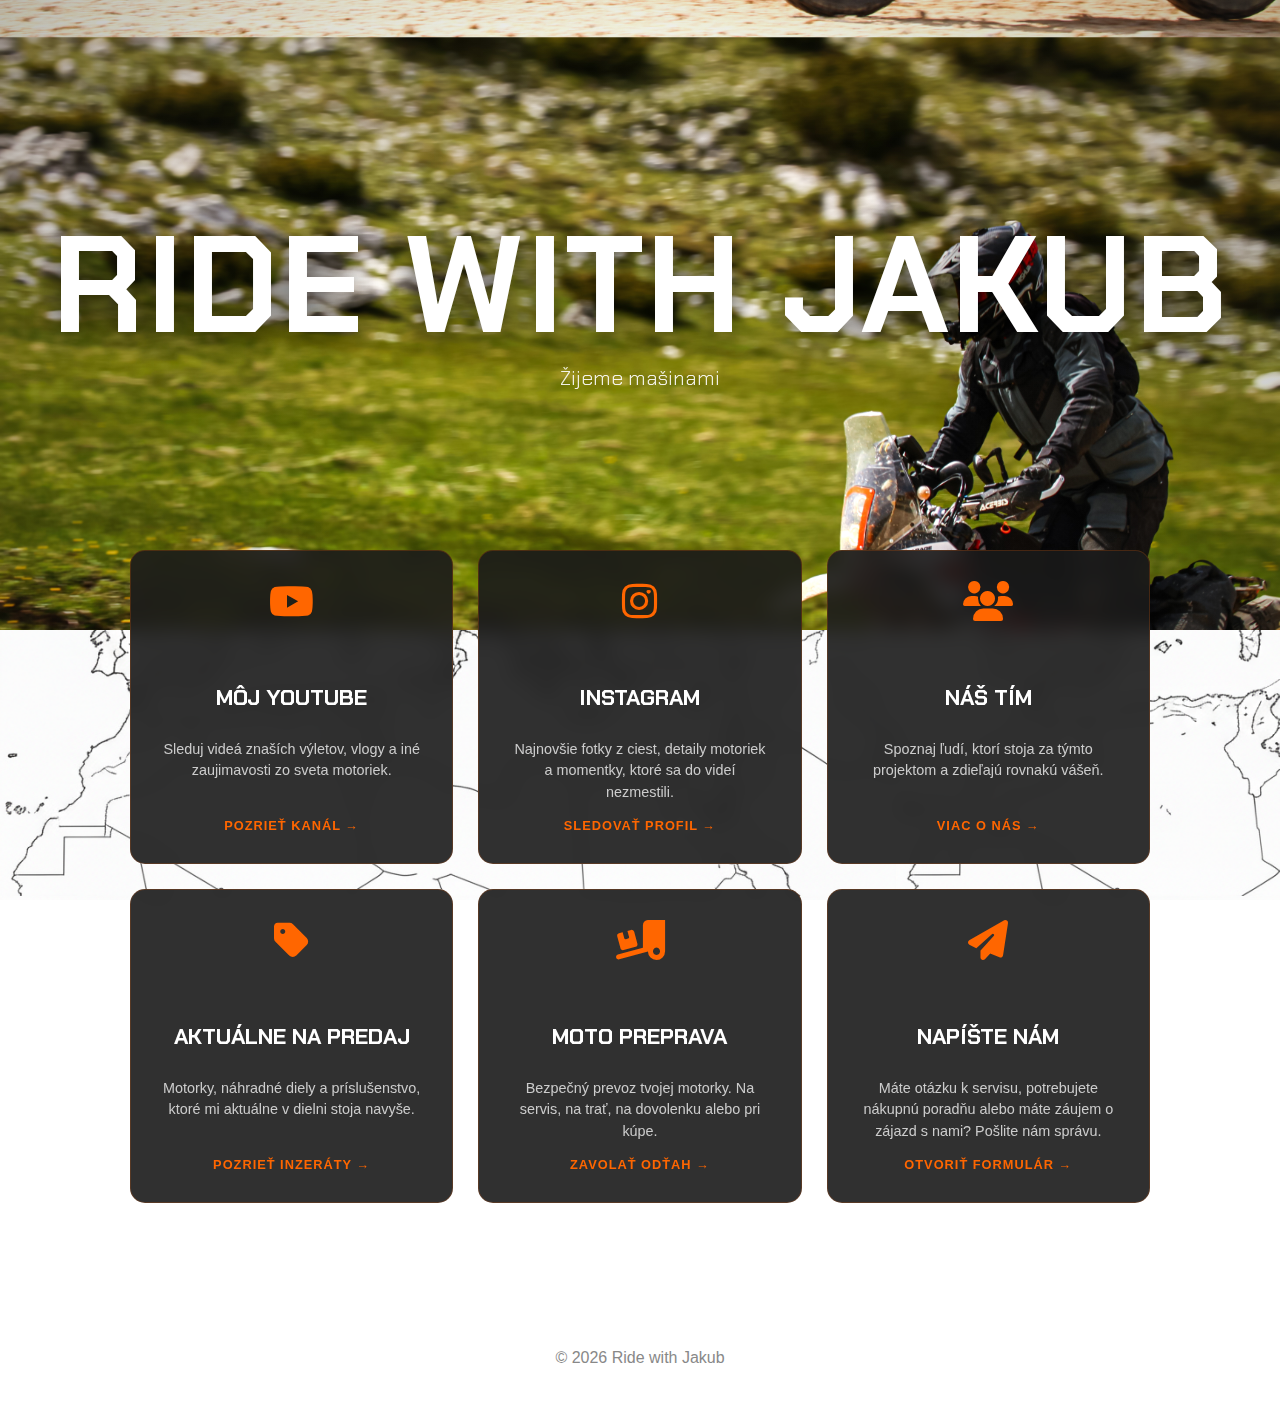
<file: index.html>
<!doctype html>
<html lang="sk">
  <head>
    <meta charset="UTF-8" />
    <meta name="viewport" content="width=device-width, initial-scale=1.0" />
    <title>Ride with Jakub</title>
    <link
      href="https://fonts.googleapis.com/css2?family=Chakra+Petch:wght@700&display=swap"
      rel="stylesheet"
    />
    <link
      rel="stylesheet"
      href="https://cdnjs.cloudflare.com/ajax/libs/font-awesome/6.5.1/css/all.min.css"
    />
    <link rel="stylesheet" href="style.css" />
    <link rel="icon" href="Logo.jpg" type="image/JPEG">
  </head>
  <body>
    <header class="hero">
      <div class="hero-content">
        <h1>Ride With Jakub</h1>
        <p>Žijeme mašinami</p>
      </div>
    </header>

    <main class="container">
      <section class="grid-container">
        <a
          href="https://www.youtube.com/@dzejko"
          target="_blank"
          class="tile youtube-tile"
        >
          <div class="tile-icon">
            <i class="fa-brands fa-youtube"></i>
          </div>
          <h3>Môj YouTube</h3>
          <p>
            Sleduj videá znaších výletov, vlogy a iné zaujimavosti zo sveta
            motoriek.
          </p>
          <div class="go-link">Pozrieť kanál &rarr;</div>
        </a>
        <a
          href="https://www.instagram.com/ride_with_jakub/"
          target="_blank"
          class="tile insta-tile"
        >
          <div class="tile-icon">
            <i class="fa-brands fa-instagram"></i>
          </div>
          <h3>Instagram</h3>
          <p>
            Najnovšie fotky z ciest, detaily motoriek a momentky, ktoré sa do
            videí nezmestili.
          </p>
          <div class="go-link">Sledovať profil &rarr;</div>
        </a>
        <a href="tim.html" class="tile team-tile">
          <div class="tile-icon">
            <i class="fa-solid fa-users"></i>
          </div>
          <h3>Náš tím</h3>
          <p>
            Spoznaj ľudí, ktorí stoja za týmto projektom a zdieľajú rovnakú
            vášeň.
          </p>
          <div class="go-link">Viac o nás &rarr;</div>
        </a>
        <a
          href="https://www.bazos.sk/moje-inzeraty.php"
          target="_blank"
          class="tile bazos-tile"
        >
          <div class="tile-icon">
            <i class="fa-solid fa-tag"></i>
          </div>
          <h3>Aktuálne na predaj</h3>
          <p>
            Motorky, náhradné diely a príslušenstvo, ktoré mi aktuálne v dielni
            stoja navyše.
          </p>
          <div class="go-link">Pozrieť inzeráty &rarr;</div>
        </a>
        <a href="tel:+421902172379" class="tile transport-tile">
          <div class="tile-icon">
            <i class="fa-solid fa-truck-ramp-box"></i>
          </div>
          <h3>Moto preprava</h3>
          <p>
            Bezpečný prevoz tvojej motorky. Na servis, na trať, na dovolenku
            alebo pri kúpe.
          </p>
          <div class="go-link">Zavolať odťah &rarr;</div>
        </a>
        <a href="kontakt.html" class="tile contact-tile">
          <div class="tile-icon">
            <i class="fa-solid fa-paper-plane"></i>
          </div>
          <h3>Napíšte nám</h3>
          <p>
            Máte otázku k servisu, potrebujete nákupnú poradňu alebo máte záujem
            o zájazd s nami? Pošlite nám správu.
          </p>
          <div class="go-link">Otvoriť formulár &rarr;</div>
        </a>
        <!-- <div class="tile">
                <h3>Technológie</h3>
                <p>Využívame najnovšie štandardy HTML5 a CSS3.</p>
            </div> -->
      </section>
    </main>

    <footer>
      <p>&copy; 2026 Ride with Jakub</p>
    </footer>
  </body>
</html>
</file>
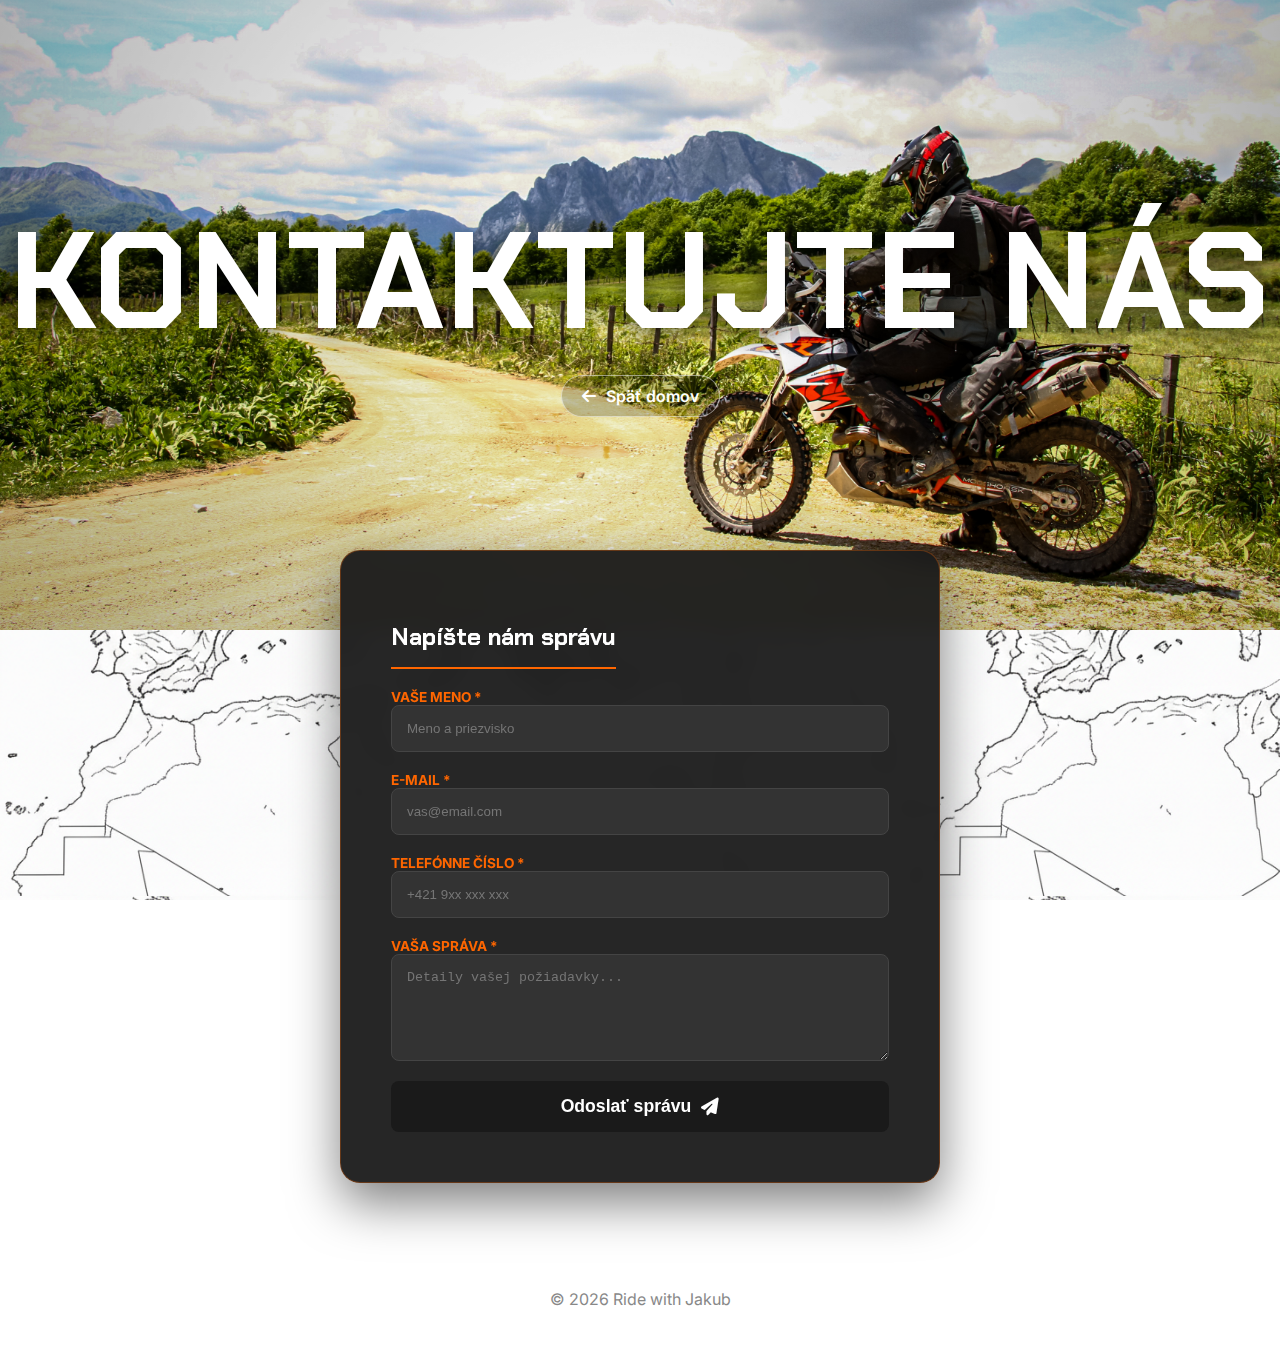
<file: kontakt.html>
<!doctype html>
<html lang="sk">
  <head>
    <meta charset="UTF-8" />
    <meta name="viewport" content="width=device-width, initial-scale=1.0" />
    <title>Kontakt | Ride with Jakub</title>
    <link
      href="https://fonts.googleapis.com/css2?family=Chakra+Petch:wght@700&family=Inter:wght@300;400;600&display=swap"
      rel="stylesheet"
    />
    <link
      rel="stylesheet"
      href="https://cdnjs.cloudflare.com/ajax/libs/font-awesome/6.5.1/css/all.min.css"
    />
    <link rel="stylesheet" href="style.css" />
  </head>
  <body>
    <header class="hero hero-small hero-contact">
      <div class="hero-content">
        <h1>Kontaktujte nás</h1>
        <a href="index.html" class="back-btn"
          ><i class="fa-solid fa-arrow-left"></i> Späť domov</a
        >
      </div>
    </header>

    <div class="contact-container">
      <div class="contact-form-wrapper" id="form-wrapper">
        <h2>Napíšte nám správu</h2>
        <form
          action="https://formsubmit.co/ajax/JAKUB.COCULA@GMAIL.COM"
          method="POST"
          id="contact-form"
        >
          <input
            type="hidden"
            name="_autoresponse"
            value="Vďaka za správu! Prijali sme tvoju požiadavku ohľadom servisu/prepravy. Hneď ako zoskočíme z motorky, ozveme sa ti. Ride with Jakub."
          />
          <input type="hidden" name="_replyto" value="%email">
          <input
            type="hidden"
            name="_subject"
            value="Nová správa z webu Ride with Jakub!"
          />
          <input type="hidden" name="_captcha" value="false" />

          <div class="form-group">
            <label for="name">Vaše meno *</label>
            <input
              type="text"
              id="name"
              name="name"
              placeholder="Meno a priezvisko"
              required
            />
          </div>

          <div class="form-group">
            <label for="email">E-mail *</label>
            <input
              type="email"
              id="email"
              name="email"
              placeholder="vas@email.com"
              required
            />
          </div>

          <div class="form-group">
            <label for="phone">Telefónne číslo *</label>
            <input
              type="tel"
              id="phone"
              name="phone"
              placeholder="+421 9xx xxx xxx"
              required
            />
          </div>

          <div class="form-group">
            <label for="message">Vaša správa *</label>
            <textarea
              id="message"
              name="message"
              rows="5"
              placeholder="Detaily vašej požiadavky..."
              required
            ></textarea>
          </div>

          <button type="submit" class="submit-btn" id="submit-btn">
            <span>Odoslať správu</span> <i class="fa-solid fa-paper-plane"></i>
          </button>
        </form>
      </div>

      <div
        id="success-message"
        style="display: none; text-align: center; padding: 20px"
      >
        <i
          class="fa-solid fa-circle-check"
          style="font-size: 4rem; color: #27ae60; margin-bottom: 20px"
        ></i>
        <h2 style="font-family: &quot;Chakra Petch&quot;, sans-serif">
          Formulár odoslaný!
        </h2>
        <p>Vďaka, Jakub. Ozveme sa ti hneď, ako to bude možné.</p>
        <a
          href="index.html"
          class="back-btn"
          style="color: #1a1a1a; border-color: #1a1a1a; margin-top: 20px"
          >Späť na úvod</a
        >
      </div>
    </div>

    <script>
      const contactForm = document.getElementById("contact-form");
      const formWrapper = document.getElementById("form-wrapper");
      const successMessage = document.getElementById("success-message");
      const submitBtn = document.getElementById("submit-btn");

      contactForm.addEventListener("submit", function (e) {
        e.preventDefault();

        submitBtn.innerHTML =
          'Odosielam... <i class="fa-solid fa-spinner fa-spin"></i>';
        submitBtn.disabled = true;

        const formData = new FormData(contactForm);
        const data = Object.fromEntries(formData.entries());
        console.log("Odosielané dáta:", data);

        fetch(contactForm.action, {
          method: "POST",
          headers: {
            "Content-Type": "application/json",
            Accept: "application/json",
          },
          body: JSON.stringify(data),
        })
          .then((response) => {
            if (response.ok) {
              formWrapper.style.display = "none";
              successMessage.style.display = "block";
            } else {
              alert("Chyba pri odosielaní. Skús to neskôr.");
              submitBtn.disabled = false;
              submitBtn.innerHTML =
                '<span>Odoslať správu</span> <i class="fa-solid fa-paper-plane"></i>';
            }
          })
          .catch((error) => {
            console.error("Error:", error);
            alert("Nastala chyba spojenia.");
            submitBtn.disabled = false;
            submitBtn.innerHTML =
              '<span>Odoslať správu</span> <i class="fa-solid fa-paper-plane"></i>';
          });
      });
    </script>

    <footer>
      <p>&copy; 2026 Ride with Jakub</p>
    </footer>
  </body>
</html>
</file>
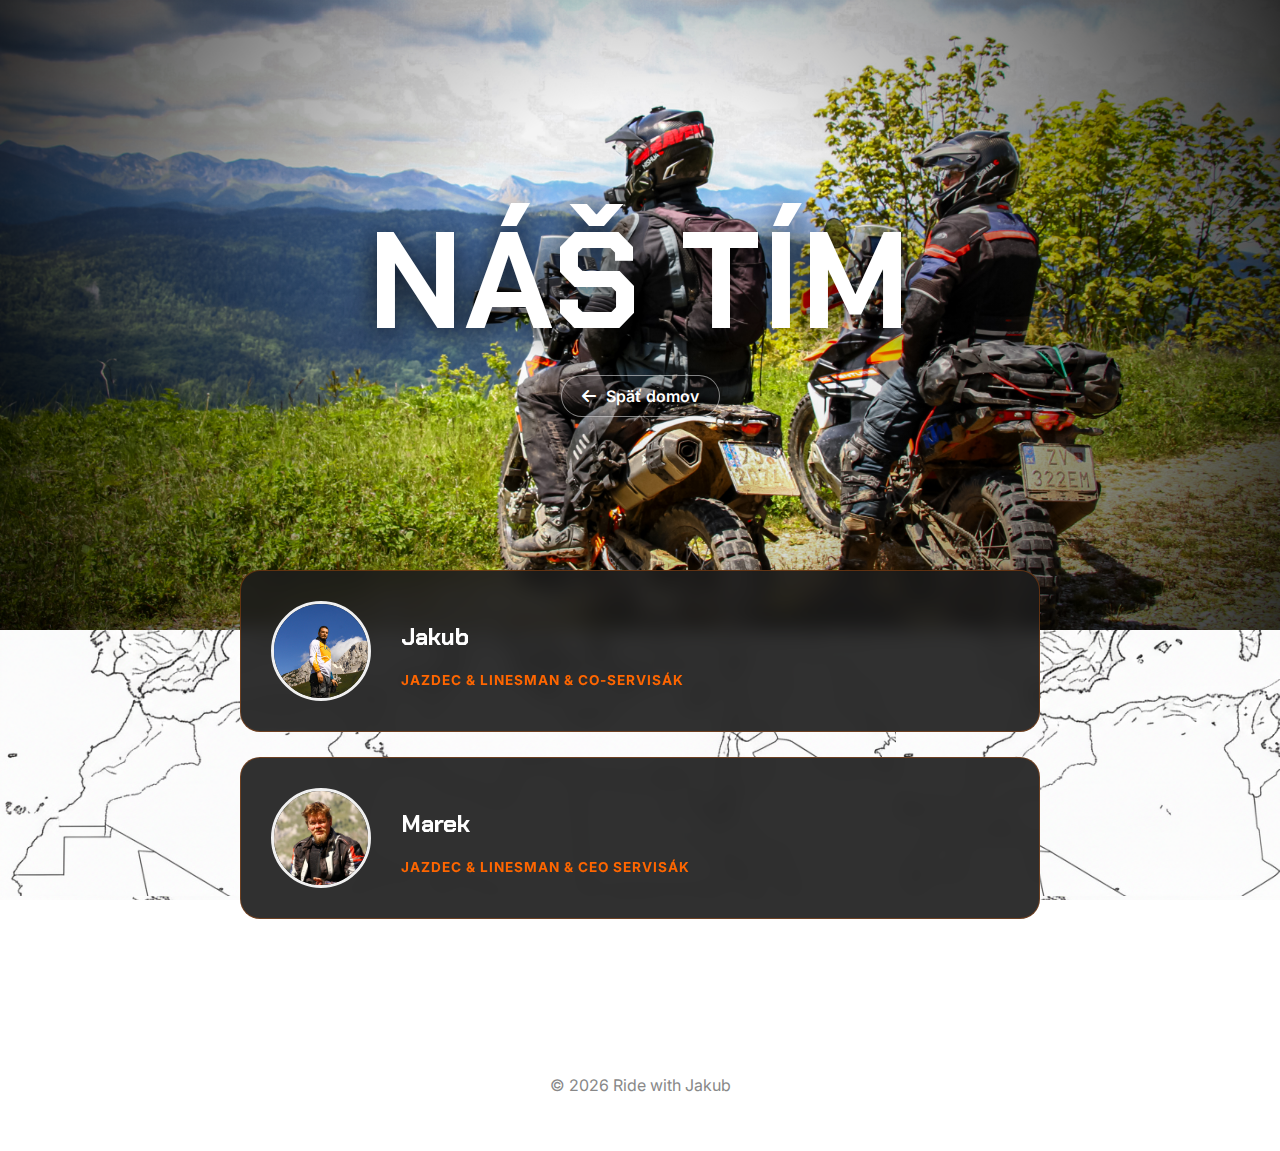
<file: tim.html>
<!doctype html>
<html lang="sk">
  <head>
    <meta charset="UTF-8" />
    <meta name="viewport" content="width=device-width, initial-scale=1.0" />
    <title>Náš Tím | Ride with Jakub</title>
    <link
      href="https://fonts.googleapis.com/css2?family=Chakra+Petch:wght@700&family=Inter:wght@300;400;600&display=swap"
      rel="stylesheet"
    />
    <link
      rel="stylesheet"
      href="https://cdnjs.cloudflare.com/ajax/libs/font-awesome/6.5.1/css/all.min.css"
    />
    <link rel="stylesheet" href="style.css" />
  </head>
  <body>
    <header class="hero hero-small hero-team">
      <div class="hero-content">
        <h1>Náš Tím</h1>
        <a href="index.html" class="back-btn"
          ><i class="fa-solid fa-arrow-left"></i> Späť domov</a
        >
      </div>
    </header>

    <main class="container">
      <section class="team-grid">
        <div class="person-card">
          <div class="person-img">
            <img src="jakub.jpg" alt="Jakub" />
          </div>
          <div class="person-info">
            <h2>Jakub</h2>
            <span class="role">JAZDEC & LINESMAN & CO-SERVISÁK</span>
            <div class="person-info-content">
              <p>
                Od horských štítov až po hlboký piesok Jazdím na KTM 690 Enduro
                R, ale skutočnú slobodu nachádzam tam, kde končí asfalt. Milujem
                technické výzvy v horách, no mojou najväčšou vášňou je jazda v
                piesku. Keď však príde čas na spoločné výlety s manželkou,
                presedám na BMW R1150RT – mojej slabosti pre Boxer motory sa
                jednoducho nedá odolať..Pre mňa motorka nekončí jazdou v garáži.
                Ako mechatronik vidím za každým strojom súhru techniky, ktorú
                nielen ovládam, ale s radosťou aj servisujem a renovujem.
                Aktuálne vdychujem nový život legende XT600Z.
              </p>
              <div class="contact-info">
                <a href="tel:+421900111222" class="phone-link">
                  <i class="fa-solid fa-phone"></i> +421 900 111 222
                </a>
              </div>
            </div>
          </div>
        </div>

        <div class="person-card">
          <div class="person-img">
            <img src="marek.jpg" alt="Marek" />
          </div>
          <div class="person-info">
            <h2>Marek</h2>
            <span class="role">JAZDEC & LINESMAN & CEO SERVISÁK</span>
            <div class="person-info-content">
              <p>
                Som jazdec, ktorého baví objavovať nové cesty a výzvy.
                Najčastejšie jazdím v teréne na KTM 890 Adventure R, no rád sa
                vraciam aj k osvedčenej klasike v podobe XT600Z 3AJ. Keď mám
                chuť na niečo netradičné, siahnem po BMW R1150GS Adventure so
                sajdkou. Vyštudoval som strojárinu a popri jazdení ma baví aj
                vývoj a výroba vlastných vylepšní, ktorými si motorky postupne
                prispôsobujem podľa seba a reálneho používania v teréne ale aj na ceste.
              </p>
              <div class="contact-info">
                <a href="tel:+421900333444" class="phone-link">
                  <i class="fa-solid fa-phone"></i> +421 900 333 444
                </a>
              </div>
            </div>
          </div>
        </div>
      </section>
    </main>

    <footer>
      <p>&copy; 2026 Ride with Jakub</p>
    </footer>
  </body>
</html>
</file>
<file: style.css>
/* Globálne nastavenia */
* {
  box-sizing: border-box;
}

body {
  /* font-family:
    "Inter",
    -apple-system,
    BlinkMacSystemFont,
    sans-serif;
  margin: 0;
  padding: 0;
  background-color: #ff7011; */
  font-family:
    "Inter",
    -apple-system,
    BlinkMacSystemFont,
    sans-serif;
  margin: 0;
  padding: 0;

  /* PÔVODNÁ FARBA JE SMAZANÁ: background-color: #ff7011; */

  /* NOVÉ POZADIE: Oranžový polopriesvitný filter + Tvoj obrázok */
  /* Hodnota 0.8 znamená, že farba je na 80% nepriesvitná. Ak chceš viac vidieť fotku, zníž to na 0.6 alebo 0.7 */
  background: linear-gradient(rgba(255, 112, 17, 0.0), rgba(255, 112, 17, 0.0)),
              url('mapa.png'); /* <-- Uisti sa, že názov súboru sedí! */

  /* Tieto tri riadky zabezpečia, že to bude vyzerať profesionálne */
  background-size: 70% auto;
     
  background-position: fixed bottom;  /* Stred obrázka bude v strede stránky */
  background-attachment: fixed; /* Efektné: Pozadie stojí na mieste, zatiaľ čo obsah skroluje */
}

/* Hero sekcia s vycentrovaným H1 */
/* Hero sekcia s fotkou a tmavým filtrom */
.hero {
  /* Zväčšíme výšku, aby fotka mala viac priestoru vyniknúť */
  height: 70vh;

  background:
    radial-gradient(circle, transparent 40%, rgba(22, 22, 22, 0.3) 100%),
    url("main_image.jpg");



  /* Možnosť C: Jemné doladenie v pixeloch (ak chceš byť precízny) */
  background-position: center 80%; 

  background-attachment: fixed;
  background-size: 100% auto;

  display: flex;
  align-items: center;
  justify-content: center;
  text-align: center;
}


/* --- OPRAVENÝ HLAVNÝ NADPIS --- */
.hero h1 {
    font-family: 'Chakra Petch', sans-serif;
    font-size: clamp(3rem, 13vw, 8.5rem); 
    font-weight: 900;
    text-transform: uppercase;
    color: #ffffff; /* Plná biela farba bez obrysov */
    margin: 0;
    letter-spacing: 2px;
    line-height: 1;
    
    /* Poriadny tieň pre čitateľnosť na fotke */
    filter: drop-shadow(0 5px 15px rgba(0, 0, 0, 0.8));
    
    /* Dynamická animácia príletu */
    animation: fadeInTitle 1.5s ease-out;
}

@keyframes fadeInTitle {
    from {
        opacity: 0;
        transform: translateY(20px) scale(0.95);
    }
    to {
        opacity: 1;
        transform: translateY(0) scale(1);
    }
}
.hero p {
  font-family: 'Chakra Petch', sans-serif;
  font-size: 1.3rem;
  opacity: 0.9;
  margin-top: 10px;
  font-weight: 300;
  color: #ffffff;
  animation: fadeInTitle 1.5s ease-out;
}


/* Kontajner a mriežka (Grid) */
.container {
  max-width: 1100px;
  margin: -50px auto 50px auto; /* Posunie dlaždice mierne nad Hero sekciu */
  padding: 0 20px;
}

.grid-container {
  display: grid;
  grid-template-columns: repeat(auto-fit, minmax(280px, 1fr));
  gap: 25px;
  max-width: 1200px;
  
  /* ZMENA: Z -60px na -120px vytiahne dlaždice vyššie na fotku */
  margin: -120px auto 0 auto; 
  
  padding: 40px 20px;
  position: relative;
  z-index: 10; /* Toto zabezpečí, že dlaždice budú NAD fotkou */
}

/* Štýl dlaždíc */
/* Základná úprava pre všetky dlaždice, aby fungovali ako odkazy */
.tile {
  background: rgba(26, 26, 26, 0.9); /* Tmavý podklad */
  backdrop-filter: blur(10px); /* Rozostrenie pozadia pod dlaždicou */
  border: 1px solid rgba(255, 102, 0, 0.2); /* Jemné oranžové lemovanie */
  border-radius: 15px;
  padding: 30px;
  text-align: center;
  transition: all 0.4s cubic-bezier(0.175, 0.885, 0.32, 1.275);
  text-decoration: none;
  color: white;
  display: flex;
  flex-direction: column;
  align-items: center;
}

/* Úprava pre YouTube dlaždicu pri najazde myšou */
.youtube-tile:hover {
    background-color: #fff5f5; /* Jemný červený nádych */
    border-color: #ff0000;
    transform: translateY(-10px);
    box-shadow: 0 15px 35px rgba(255, 0, 0, 0.1);
}

.youtube-tile:hover i, 
.youtube-tile:hover .tile-icon {
    color: #ff0000 !important;
    transform: scale(1.1);
    transition: all 0.3s ease;
}

.youtube-tile:hover h3, 
.youtube-tile:hover .go-link,
.youtube-tile:hover .tile-icon {
    color: #ff0000;
}

/* .youtube-tile h3 {
  font-family: "Chakra Petch", sans-serif;
  text-transform: uppercase;
  font-size: 1.4rem;
  margin-bottom: 12px;
  color: #ffffff;
} */


/* Štýl pre ikonu a odkaz vnútri dlaždice */
.tile-icon {
  font-size: 3.5rem; /* Ešte o niečo väčšia ikona */
  margin-bottom: 20px;
  color: #333;
  display: flex;
  justify-content: center;
  align-items: center;
}

/* Keď nabehneš na YouTube dlaždicu, ikona sa zmení na červenú */
.youtube-tile:hover .tile-icon {
  color: #ff0000; /* Oficiálna YouTube červená */
  transform: scale(1.1); /* Jemné vypuknutie ikony */
}

/* Odstránenie predvoleného modrého sfarbenia odkazu pre i (ikonu) */
.tile i {
  font-size: 2.5rem;
  color: #ff6600; /* Oranžové ikony */
  margin-bottom: 20px;
}

.tile h3 {
  font-family: "Chakra Petch", sans-serif;
  text-transform: uppercase;
  font-size: 1.4rem;
  margin-bottom: 12px;
  color: #ffffff;
}

.tile p {
  font-size: 0.9rem;
  color: #cccccc;
  line-height: 1.5;
}

.go-link {
  margin-top: auto;
  font-weight: 700;
  color: #ff6600;
  text-transform: uppercase;
  font-size: 0.8rem;
  letter-spacing: 1px;
}

.youtube-tile:hover .go-link {
  color: #ff0000;
}
/* Koniec nastavenie youtube dlazdice */
/* Nastavenie ino instagramu */
/* Špecifický štýl pre Instagram dlaždicu */
.insta-tile:hover {
  /* Jemný ružovo-fialový nádych pozadia */
  background-color: #fff5f9;
  border-color: #e1306c;
}

.insta-tile:hover h3,
.insta-tile:hover .go-link {
  color: #e1306c;
}

/* Špeciálny efekt pre Instagram ikonu */
.insta-tile:hover .tile-icon {
  /* Instagram gradient na ikonu */
  background: radial-gradient(
    circle at 30% 107%,
    #fdf497 0%,
    #fdf497 5%,
    #fd5949 45%,
    #d6249f 60%,
    #285aeb 90%
  );
  -webkit-background-clip: text;
  -webkit-text-fill-color: transparent;
  transform: scale(1.1);
}
/* koniec insta ikone */
/* =============================================================================================================== */
/* Timova ikova */
.team-tile:hover {
  background-color: #fcfcfc;
  border-color: #2c3e50; /* Tmavá korporátna farba */
}

.team-tile:hover h3,
.team-tile:hover .tile-icon,
.team-tile:hover .go-link {
  color: #2c3e50;
}

.team-tile:hover .tile-icon {
  transform: scale(1.1) rotate(5deg); /* Jemné otočenie pre dynamiku */
}

/* koniec stylu ikony tim */

/* styl stranku tim */

/* Menšia verzia Hero sekcie pre podstránky */

/* Špecifické pozadie pre tímovú stránku */
.hero-team {
  /* 1. VÝŠKA: Použi min-height namiesto height. 
     60vh je zlatá stredná cesta. Ak chceš viac, daj 80vh. */
  min-height: 70vh;

  background:
    radial-gradient(circle, transparent 30%, rgba(0, 0, 0, 0.8) 100%),
    url("team_bg.jpg");

  /* 2. ODDIALENIE: 
     'contain' zabezpečí, že uvidíš CELÚ fotku bez orezania.
     Ak chceš, aby vyplnila šírku, ale bola oddialená, daj '100% auto'. */
  background-size: 100% auto;

  /* 3. POZÍCIA: 
     Aby si videl spodnú hranu, musíš zmeniť 'fixed' na 'scroll'.
     'fixed' totálne rozbíja centrovanie na spodok pri nízkych fotkách. */
  background-position: center;
  background-attachment: scroll;
  background-repeat: no-repeat;

  /* 4. CENTROVANIE TEXTU */
  display: flex;
  flex-direction: column; /* Aby nápis a tlačidlo boli pod sebou */
  align-items: center;
  justify-content: center;
  text-align: center;
}

/* 1. Kontajner pre karty pod sebou */
.team-grid {
    display: flex !important;
    flex-direction: column;
    gap: 25px;
    max-width: 900px;
    /* ZMENA: margin -60px vytiahne karty hore a odstráni prázdny pásik */
    margin: -60px auto 100px auto; 
    align-items: center; /* Vycentrovanie kariet na stred */
    position: relative;
    z-index: 10;
}

/* 2. Samotná karta */
.person-card {
    background: rgba(26, 26, 26, 0.9) !important; /* Tmavá farba z hlavnej stránky */
    backdrop-filter: blur(10px);
    border: 1px solid rgba(255, 102, 0, 0.3); /* Jemná oranžová linka */
    padding: 30px;
    border-radius: 20px;
    display: flex;
    align-items: flex-start;
    gap: 30px;
    width: 100%;
    max-width: 800px;
    transition: all 0.4s cubic-bezier(0.25, 0.8, 0.25, 1);
    cursor: pointer;
    color: #ffffff; /* Biely text na tmavom pozadí */
}

/* 3. FIX PRE FOTKY (Toto ti opraví tie obrovské obrázky) */
.person-img {
  flex-shrink: 0; /* Zabráni stlačeniu krúžku */
  width: 100px; /* Fixná šírka */
  height: 100px; /* Fixná výška */
  border-radius: 50%; /* Dokonalý kruh */
  overflow: hidden;
  border: 3px solid #f0f0f0;
}

.person-img img {
  width: 100%;
  height: 100%;
  object-fit: cover; /* Fotka vyplní kruh bez deformácie */
  display: block;
}

/* 4. Textové informácie */
.person-info {
  color: #333;
  display: flex;
  flex-direction: column;
}

.person-info h2 {
    font-family: "Chakra Petch", sans-serif;
    color: #ffffff; /* Biely nadpis v základe */
    transition: color 0.3s ease;
}

.role {
    color: #ff6600 !important; /* Oranžová KTM rola v oboch režimoch */
    font-weight: 700;
    font-size: 0.85rem;
    letter-spacing: 1px;
}

/* 5. EFEKT ROZBALENIA */
.person-info-content {
  max-height: 0; /* Schovaný text */
  opacity: 0; /* Priesvitný text */
  overflow: hidden;
  transition: all 0.5s ease-in-out;
}

/* Aktivácia pri hoveri */
.person-card:hover {
    background: #ffffff !important; /* Karta sa rozsvieti na bielo */
    border-color: #ff6600;         /* Oranžový okraj KTM */
    transform: translateX(15px);   /* Posun pre dynamiku */
    box-shadow: 0 15px 40px rgba(255, 102, 0, 0.2);
}

/* Zmena farby textu vnútri karty pri hoveri */
.person-card:hover h2,
.person-card:hover p,
.person-card:hover .phone-link {
    color: #1a1a1a !important; /* Text stmavne na bielom podklade */
}
.person-card:hover .person-info-content {
  max-height: 500px; /* Rozbalenie celého obsahu */
  opacity: 1;
  margin-top: 15px;
}

/* 6. Kontakt */
.contact-info {
  margin-top: 15px;
}

.phone-link {
  display: inline-flex;
  align-items: center;
  gap: 8px;
  color: #1a1a1a;
  text-decoration: none;
  font-weight: bold;
  background: #f1f1f1;
  padding: 8px 15px;
  border-radius: 8px;
  transition: 0.3s;
}

.phone-link:hover {
  background: #27ae60;
  color: white;
}
/* Toto je ten "binding" na class="back-btn" */
.back-btn {
  display: inline-flex;
  align-items: center;
  gap: 10px;
  margin-top: 15px;
  padding: 10px 20px;

  /* Farba textu a ikonky */
  color: #ffffff !important;
  text-decoration: none;

  /* Orámovanie a pozadie, aby bolo tlačidlo vidieť */
  border: 1px solid rgba(255, 255, 255, 0.5);
  border-radius: 25px;
  background: rgba(0, 0, 0, 0.2); /* Jemné stmavenie pod textom */

  font-weight: 600;
  transition: all 0.3s ease;
}

.back-btn:hover {
  background: #ffffff;
  color: #1a1a1a !important;
  transform: translateY(-2px);
}
/* koniec strankz tim  */
/* Špecifický štýl pre Bazoš dlaždicu */
.bazos-tile:hover {
  border-color: #0056b3; /* Bazoš modrá */
  background-color: #f0f4f8;
}

.bazos-tile:hover h3,
.bazos-tile:hover .go-link {
  color: #0056b3;
}

.bazos-tile:hover .tile-icon {
  color: #cc0000; /* Bazoš červená pre ikonu pri hoveri */
  transform: scale(1.1) rotate(-10deg); /* Jemné naklonenie cenovky */
}

/* Špecifický štýl pre Moto prepravu (Úžitková oranžová) */
.transport-tile:hover {
  border-color: #f39c12;
  background-color: #fffcf5; /* Veľmi jemný oranžový nádych pozadia */
}

.transport-tile:hover h3,
.transport-tile:hover .go-link {
  color: #f39c12;
}

.transport-tile:hover .tile-icon {
  color: #d35400; /* Tmavšia, kontrastnejšia oranžová pre ikonu */
  /* Ikona sa zväčší a posunie doprava ako pri jazde */
  transform: scale(1.1) translateX(8px);
}


/* 2. Štýl pre Kontakt dlaždicu */
.contact-tile:hover {
  border-color: #3498db; /* Jasná modrá */
  background-color: #f7fbff;
}

.contact-tile:hover h3,
.contact-tile:hover .go-link {
  color: #3498db;
}

.contact-tile:hover .tile-icon {
  color: #2980b9;
  /* Efekt "štartujúceho" lietadla */
  transform: scale(1.1) translate(10px, -10px);
  transition: all 0.4s ease;
}

/* --- KONTAKTNÁ STRÁNKA --- */

/* Špecifické pozadie pre kontakt (ak chceš inú fotku) */
/* --- BINDING PRE HERO SEKCIU --- */

/* Medzera pod nadpisom pre tlačidlo */
.hero-content .back-btn {
  margin-top: 25px;
}
.hero-contact {
  background:
    radial-gradient(circle, transparent 30%, rgba(0, 0, 0, 0.2) 100%),
    url("contact_bg.jpg"); /* Tu vlož fotku svojej dielne alebo motoriek */
  background-size: cover;
  background-position: center bottom +25%;
}
.contact-container {
  max-width: 600px; /* Toto udrží formulár v peknom boxe v strede */
  margin: -80px auto 50px auto;
   background: rgba(26, 26, 26, 0.95) !important; 
    backdrop-filter: blur(10px);
    border: 1px solid rgba(255, 102, 0, 0.3); /* Jemný KTM oranžový okraj */
    border-radius: 20px;
    padding: 50px;
    box-shadow: 0 20px 50px rgba(0, 0, 0, 0.5);
    color: #ffffff; /* Celý text v boxe bude biely */
  
}

/* Nadpis "NAPÍŠTE NÁM SPRÁVU" */
.contact-form-wrapper h2 {
    font-family: "Chakra Petch", sans-serif;
    color: #ffffff;
    border-bottom: 2px solid #ff6600; /* Oranžová linka pod nadpisom */
    padding-bottom: 15px;
    display: inline-block;
}

.form-group {
  margin-bottom: 20px;
  display: flex;
  flex-direction: column; /* Polia budú pod popiskami */
  text-align: left;
}

/* Popisky polí (Meno, E-mail, atď.) */
.form-group label {
    color: #ff6600 !important; /* Oranžové popisky pre lepší tech look */
    font-weight: 700;
    text-transform: uppercase;
    font-size: 0.85rem;
}

/* Samotné vstupné polia */
.form-group input, 
.form-group textarea {
    background: #333 !important; /* Tmavé vnútro polí */
    border: 1px solid #444;
    color: #ffffff !important;   /* Biely text, ktorý píšeš */
    border-radius: 8px;
    padding: 15px;
}

/* Efekt, keď klikneš do poľa */
.form-group input:focus, 
.form-group textarea:focus {
    border-color: #ff6600;
    box-shadow: 0 0 10px rgba(255, 102, 0, 0.2);
    outline: none;
}

/* Tlačidlo odoslať */
.submit-btn {
  width: 100%;
  padding: 15px;
  background: #1a1a1a;
  color: white;
  border: none;
  border-radius: 8px;
  font-size: 1.1rem;
  font-weight: 600;
  cursor: pointer;
  display: flex;
  align-items: center;
  justify-content: center;
  gap: 10px;
  transition: all 0.3s ease;
}

.submit-btn:hover {
  background: #27ae60; /* Zelená pri úspešnom "odoslaní" */
  transform: translateY(-2px);
}
.required-star {
  color: #e74c3c; /* Červená farba */
  margin-left: 3px;
}
/* Pätička */
footer {
  text-align: center;
  padding: 40px;
  color: #888;
}

/* --- AGRESÍVNA OPRAVA REPETÍCIE NA MOBILE --- */
@media (max-width: 768px) {
  
  body {
    /* 1. ZÁKAZ OPAKOVANIA: Toto zmaže tie fotky pod sebou */
    background-repeat: no-repeat !important;
    /* 2. FIXÁCIA: Na mobile musí byť 'scroll', inak to blbne */
    background-attachment: scroll !important;
    /* 3. VEĽKOSŤ: 'cover' roztiahne jednu fotku na celú šírku aj výšku */
    background-size: cover !important;
    background-position: center center !important;
  }

  .hero, .hero-team, .hero-contact {
    /* Zmenšíme výšku bloku, aby fotka nebola taká pretiahnutá */
    height: 45vh !important;
    min-height: 45vh !important;
    
    /* Zákaz opakovania aj tu */
    background-repeat: no-repeat !important;
    background-attachment: scroll !important;
    background-size: cover !important;
    background-position: center center !important;
  }

  /* Upravíme nadpis, aby na mobile nezaberal polovicu displeja */
  .hero h1 {
    font-size: 2.5rem !important;
    padding: 0 10px;
  }

  /* Dlaždice posunieme tak, aby neprekrývali nápis na malom displeji */
  .grid-container {
    margin-top: -20px !important;
    gap: 15px;
  }
}
</file>
